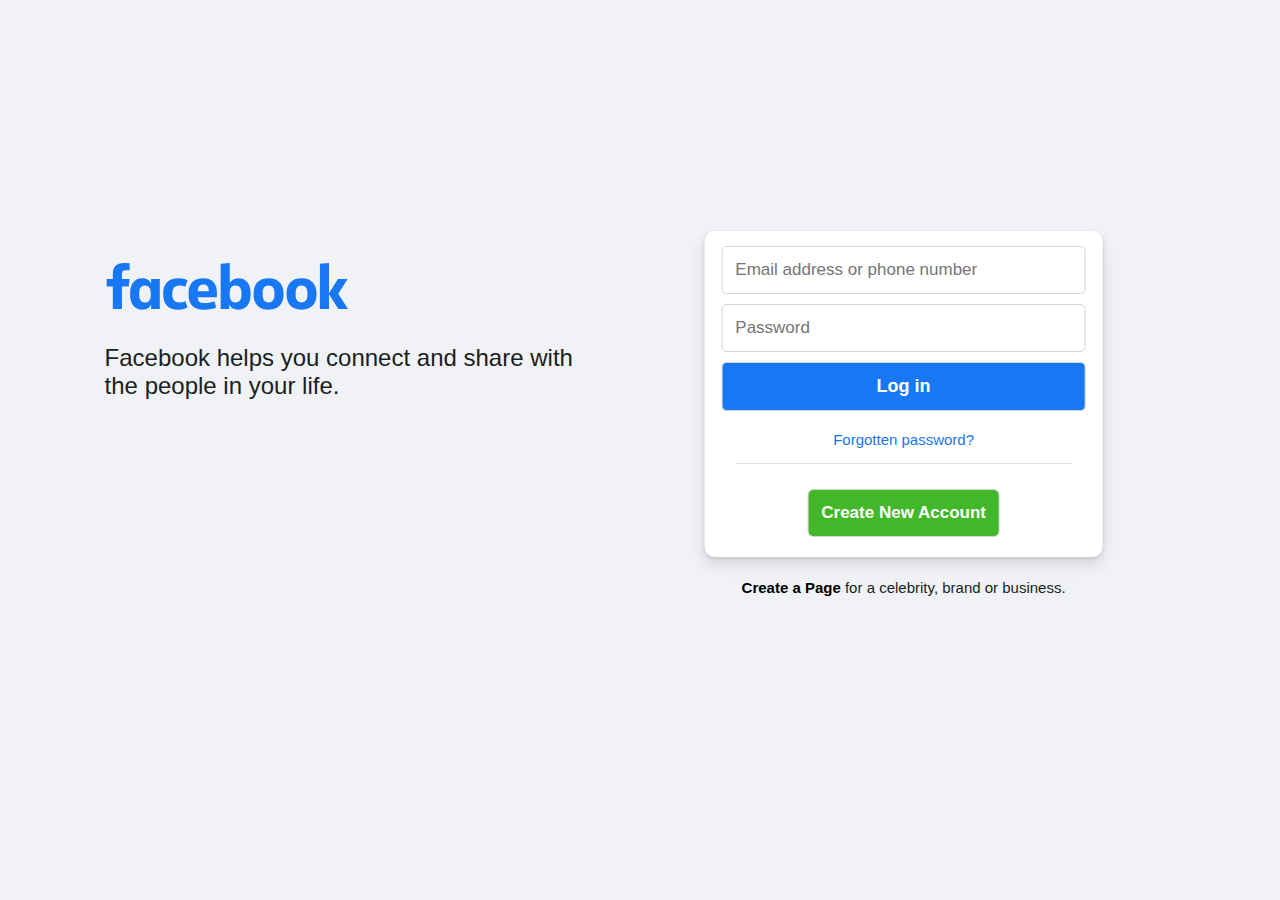
<file: Facebook/index.html>
<!DOCTYPE html>
<html lang="en">

<head>
    <meta name="viewport" content="width=device-width,initial-scale=1,maximum-scale=1,user-scalable=no"/>
    <title>Facebook – log in or sign up</title>
    <link rel="stylesheet" href="inde.css">
    <link rel="icon" href="icon.ico">
</head>

<body>
    <div class="main">

        <div class="face">
            <img src="face.svg" alt="">
            <p>Facebook helps you connect and share with the people in your life.</p>
        </div>
        <div class="data">
            <div class="dt">
                <div class="infor">
                    <input class="input" type="text" placeholder="Email address or phone number">
                    <input class="input" type="password" placeholder="Password">
                    <input type="submit" value="Log in" class="butt">
                </div>
                <div class="forget">
                    <a href="">Forgotten password?</a>
                </div>
                <div class="bac"></div>
                <div class="create">
                    <button>Create New Account</button>
                </div>
            </div>
            <div class="bottom">
                <p> <a href="">Create a Page</a> for a celebrity, brand or business.</p>
            </div>
        </div>
    </div>
</body>

</html>
</file>
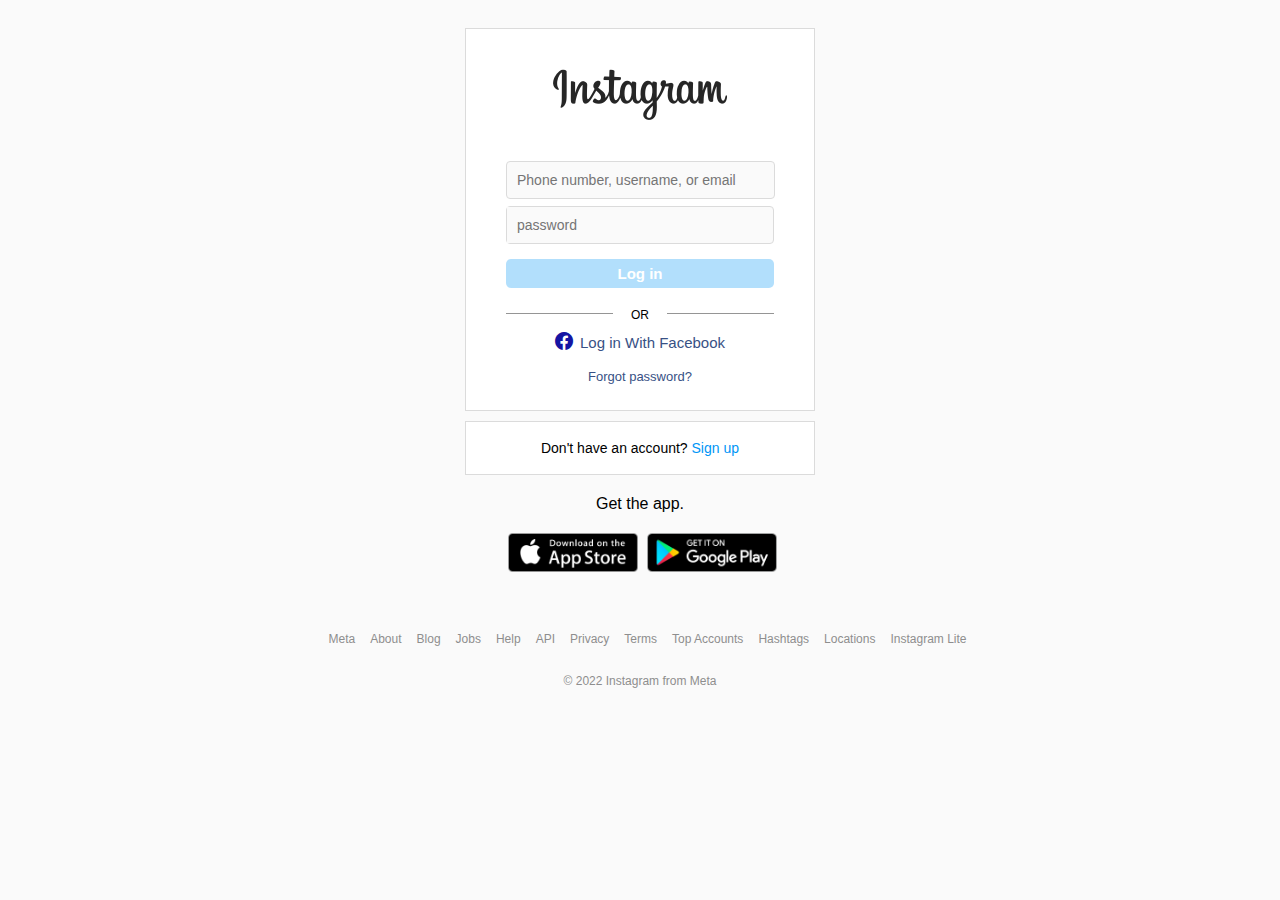
<file: instagram/index.html>
<!DOCTYPE html>
<html lang="en">

<head>
    <meta name="viewport" content="width=device-width,initial-scale=1,maximum-scale=1,user-scalable=no" />
    <title> Login • Instagram </title>
    <link rel="stylesheet" href="CSS/main.css">
    <link rel="icon" href="Image/icon.png">
    <script src="JS/valid.js"></script>
</head>

<body>
    <div class="main">
        <div class="box">
            <div class="header">
                <img src="Image/insta.png" alt="not load">
            </div>
            <div class="infor">
                <input type="text" autocomplete="off" class="input" placeholder="Phone number, username, or email"
                    id="user" onkeyup="check()">
                <div class="passwor">
                    <input type="password" class="inputx" placeholder="password" id="pass" onkeyup="check()"> <span
                        class="show" onclick="hide()" id="sh">Show</span>
                </div>
                <input type="button" class="butt" value="Log in" id="login" onclick="logC()">
            </div>
            <div class="or">
                <div class="desd"></div>
                <span class="osr">OR</span>
                <div class="desd"></div>
            </div>
            <div class="box1_bottm">
                <div class="fbB">
                    <a href=""><i class="bi bi-facebook"></i><span class="fb">Log in With Facebook</span></a> <br>
                </div>
                <a href=""><span class="forget"> Forgot password?</span></a>
            </div>
        </div>
        <div class="box box2">
            <span class="crea">Don't have an account?</span> <a href="" class="sign"> Sign up</a>
        </div>
        <div class="box3">
            <span class="getapp"> Get the app.</span>
        </div>
        <div class="install">
            <a href="">
                <img src="Image/apple.png" alt="apple">
            </a>
            <a href="">
                <img src="Image/playStore.png" alt="playStore">
            </a>
        </div>
    </div>
    <div class="last">
        <div class="boti">
            <div class="bottom">
                <a href=""> Meta</a>
                <a href="">About</a>
                <a href="">Blog</a>
                <a href="">Jobs</a>
                <a href="">Help</a>
                <a href="">API</a>
                <a href="">Privacy</a>
                <a href="">Terms</a>
                <a href="">Top Accounts</a>
                <a href="">Hashtags</a>
                <a href="">Locations</a>
                <a href="">Instagram Lite</a>
            </div>
        </div>
        <span class="la">© 2022 Instagram from Meta</span>
    </div>
</body>

</html>
</file>
<file: Facebook/inde.css>
* {
    padding: 0;
    margin: 0;
}

body {
    font-family: Helvetica, Arial, sans-serif;
    background-color: #f0f2f5;
    color: #1c1e21;
    cursor: default;
}

.dt {
    background-color: white;
    width: 396px;
    padding: 15px 1px 20px 1px;
    display: inline-block;
    border-radius: 10px;
    box-shadow: 0 2px 4px rgb(0 0 0 / 10%), 0 8px 16px rgb(0 0 0 / 10%);
}
.hr{
    width: 50px;
}
.face {
    text-align: left;
    padding: 30px;
    width: 500px;
    margin-right: 70px;
}
.face img{
    height: 106px;
    margin: -28px;
    margin-bottom: 1px;
}
.face p{
    font-size: 24px;
    font-weight: normal;
}
a{
    text-decoration: none;
}
input{
    width: 85%;
    outline: none;
    margin-bottom: 10px;
    padding: 13px;
    font-size: 17px;
    border-radius: 5px;
    border: 1px solid rgb(211, 211, 211);
}
.input:focus{
    border: 1px solid #1877f2;
    border-color: #1877f2;
    box-shadow: 0 0 0 2px #e7f3ff;
    caret-color: #1877f2;
}

.butt{
    width: 92%;
    font-size: 18px;
    font-weight: bold;
    color: white;
    background-color: #1877f2;
    cursor: pointer;
}
.forget{
    margin-bottom: 15px;
    margin-top: 10px;
    font-size: 15px;
}
.forget a{
    color: #1877f2;
}
.bac{
    margin: auto;
    width: 85%;
    height: 1px;
    margin-bottom: 25px;
    background: rgb(221, 221, 221);
}
button{
    padding: 13px;
    font-size: 17px;
    font-weight: bold;
    border-radius: 6px;
    cursor: pointer;
    background-color: #42b72a;
    color: white;
    border: 1px solid rgb(211, 211, 211);
}

.bottom{
    margin-top: 22px;
    font-size: 15px;
}
.bottom a{
    color: black;
    font-weight: bold;
}
@media only screen and (min-width: 1080px){
    .main{   
        margin: auto;
        display: flex;
        position: absolute;
        top: 50%;
        left: 50%;
        transform: translate(-55%,-60%);
        text-align: center;
    }
}
@media only screen and (max-width: 1080px){
    .main{
        padding: 20px;
        width: 100%;
        overflow: auto;
        height: 100%;
        text-align: center;
        display: block;
    }
    .bottom{
        margin-bottom: 15px;
    }
    .face {
        text-align: left;
        padding: 30px;
        width: 400px;
        margin-bottom: 13px;
        margin-right: 5px;
    }
    .dt{
        margin-bottom: 20px;
    }
    .face img{
        height: 106px;
        margin-bottom: 1px;
    }
    .face p{
        font-size: 24px;
        font-weight: normal;
    }
}
</file>
<file: instagram/CSS/main.css>
@import url("https://cdn.jsdelivr.net/npm/bootstrap-icons@1.7.2/font/bootstrap-icons.css");
*{
    padding: 0;
    margin: 0;
}
body{
    font-family: -apple-system,BlinkMacSystemFont,"Segoe UI",Roboto,Helvetica,Arial,sans-serif;
    background-color: rgba(var(--b3f,250,250,250),1);
    cursor: default;
}
.box{
    margin-top: 10px;
    border: 1px solid rgba(var(--b6a,219,219,219),1);
    padding: 40px;
    padding-bottom: 25px;
    background-color: white;
}
.header{
    margin-bottom: 30px;
}
.main{
    max-width: 350px;
    margin: auto;
    margin-top: 28px;
    text-align: center;
}
.bi-facebook{
    font-size: 18px;
    cursor: pointer;
    border-radius: 90%;
    color: rgb(21, 21, 163);
    background-color: white;
    margin-right: 7px;
}
a{
    text-decoration: none;
}
.fbB{
    padding-bottom: 14px;
}
.input{
    width: 92%;
    outline: none;
    padding: 9px 0 7px 8px;
    border: 1px solid rgba(var(--b6a,219,219,219),1);
}
.passwor{
    display: flex;
    margin-top: 7px;
    border-radius: 4px;
    background:  rgba(var(--b3f,250,250,250),1);
    border: 1px solid rgba(var(--b6a,219,219,219),1);
}
.passwor .inputx{
    background:  rgba(var(--b3f,250,250,250),1);
    border: none;
    outline: none;
    font-size: 14px;
    padding: 10px;
    width: 80%;
}
.show{
    width: 20%;
    font-size: 14px;
    font-weight: 500;
    height: 27px;
    padding-top: 10px;
    display: none;
    cursor: pointer;
    outline: none;
}
.input{
    font-size: 14px;
    padding: 10px;
    margin-top: 7px;
    background:  rgba(var(--b3f,250,250,250),1);
    border-radius: 4px;
}
.input:focus{
    border: 1px solid rgb(115, 112, 112);
}
.butt{
    padding: 5px;
    width: 100%;
    outline: none;
    color: white;
    font-size: 15px;
    border: 1px solid transparent;
    border-radius: 5px;
    margin-top: 15px;
    font-weight: bold;
    background-color: rgba(var(--d69,0,149,246),.3);
    opacity: 1;
    transition: 0.5s;
    cursor: not-allowed;
}
.butt:active{
    background-color: #39637e;
    transform: translateY(8px);
}
.fb{
    color: #385185;
    font-size: 15px;
    font-weight: 500;
}
.or{
    padding-top: 20px;
    font-size: 12px;
    font-weight: 400;
    padding-bottom: 10px;
    display: flex;
}
.osr{
    margin: 0 18px;
}
.desd{
    background-color: rgba(149,149,149);
    height: 1px;
    position: relative;
    width: 100%;
    top: 0.45em;
}
.forget{
    color: #385185;
    font-size: 13px;
}
.sign{
    color: #0095f6;
    text-decoration: none;
    font-weight: 500;
}
.box3{
    font-weight: 400;
    margin: 20px;
}
.box2{
    font-size: 14px;
    padding: 18px;
}
.install img{
    width: 130px;
    margin-left: 5px;
}
.bottom{
    display: inline-flex;
    flex-wrap: wrap;
    justify-content: center;
}
.last{
    font-size: 12px;
    color: #8e8e8e;
    text-align: center;
}
.boti{
    text-align: center;
    margin-top: 55px;
    margin-bottom: 15px;
}
.bottom a{
    margin-bottom: 12px;
    color: #8e8e8e;
    line-height: 16px;
    margin-left: 15px;
}
</file>
